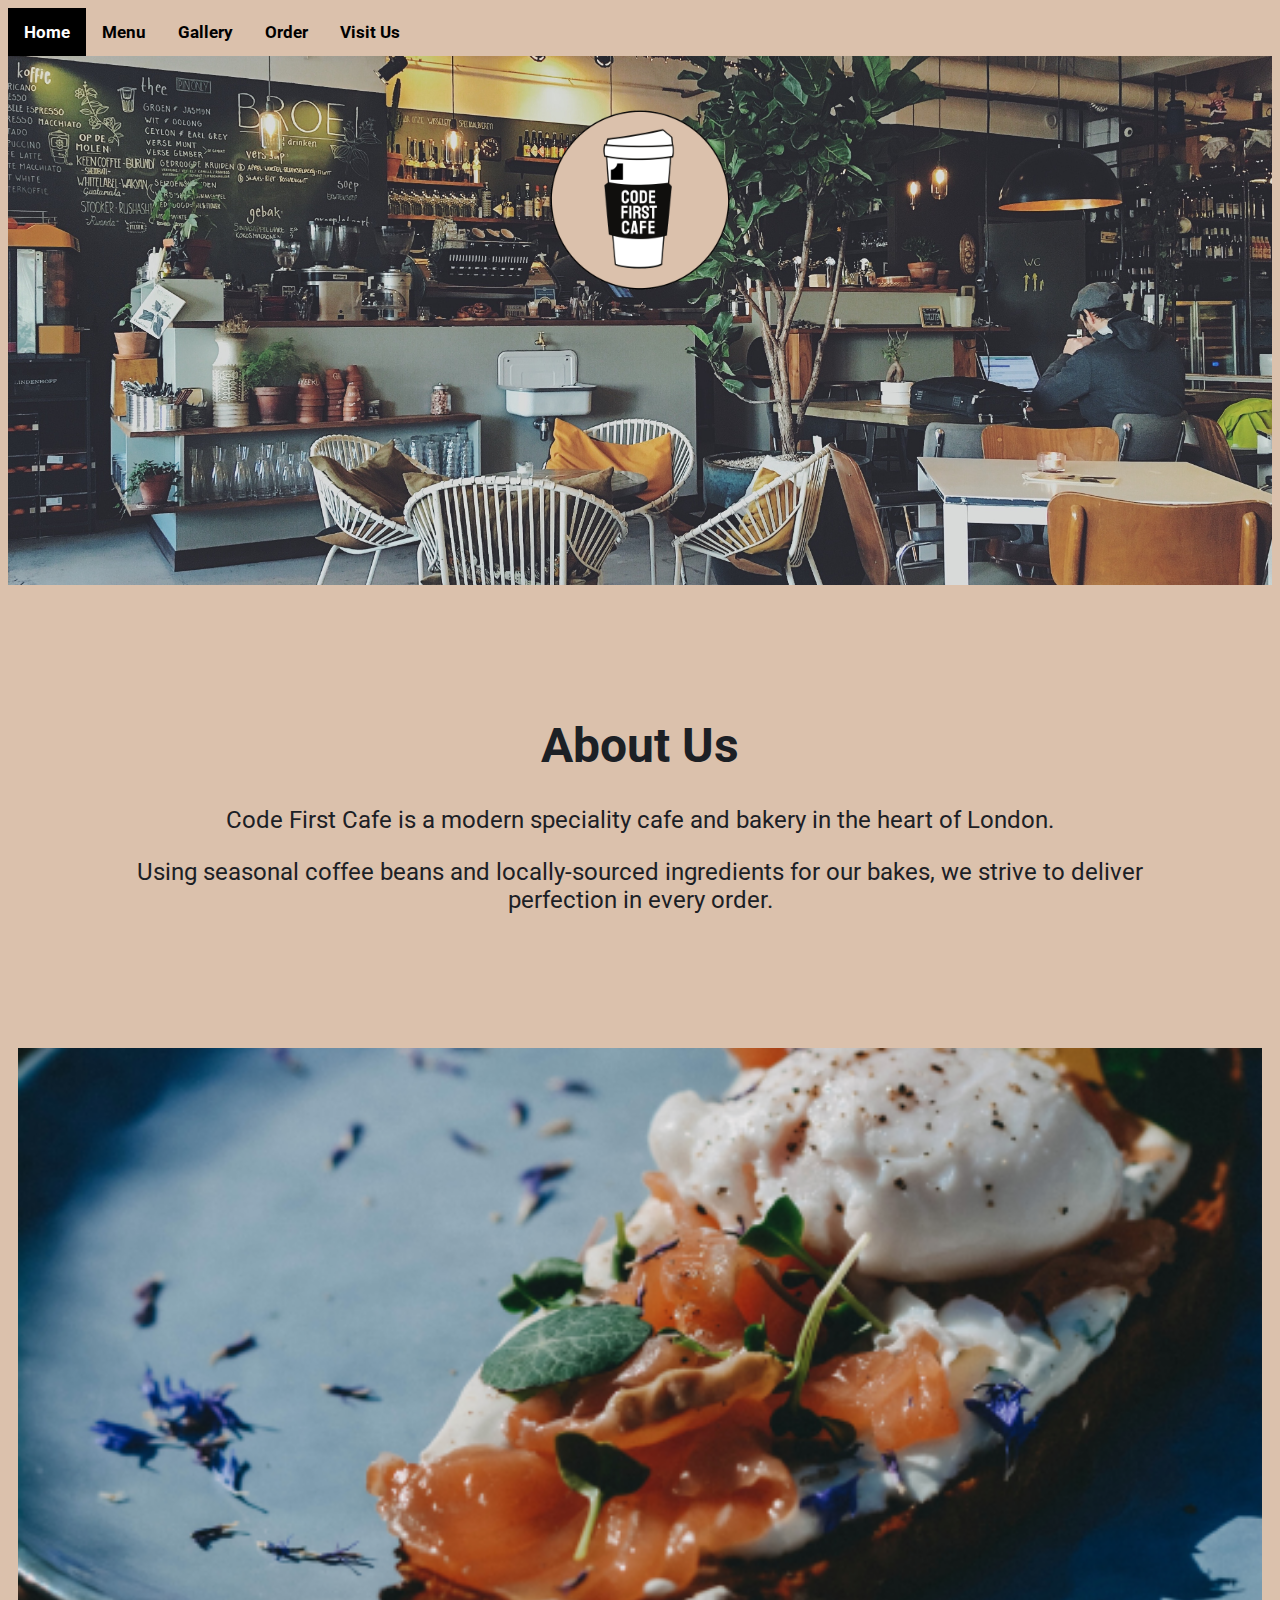
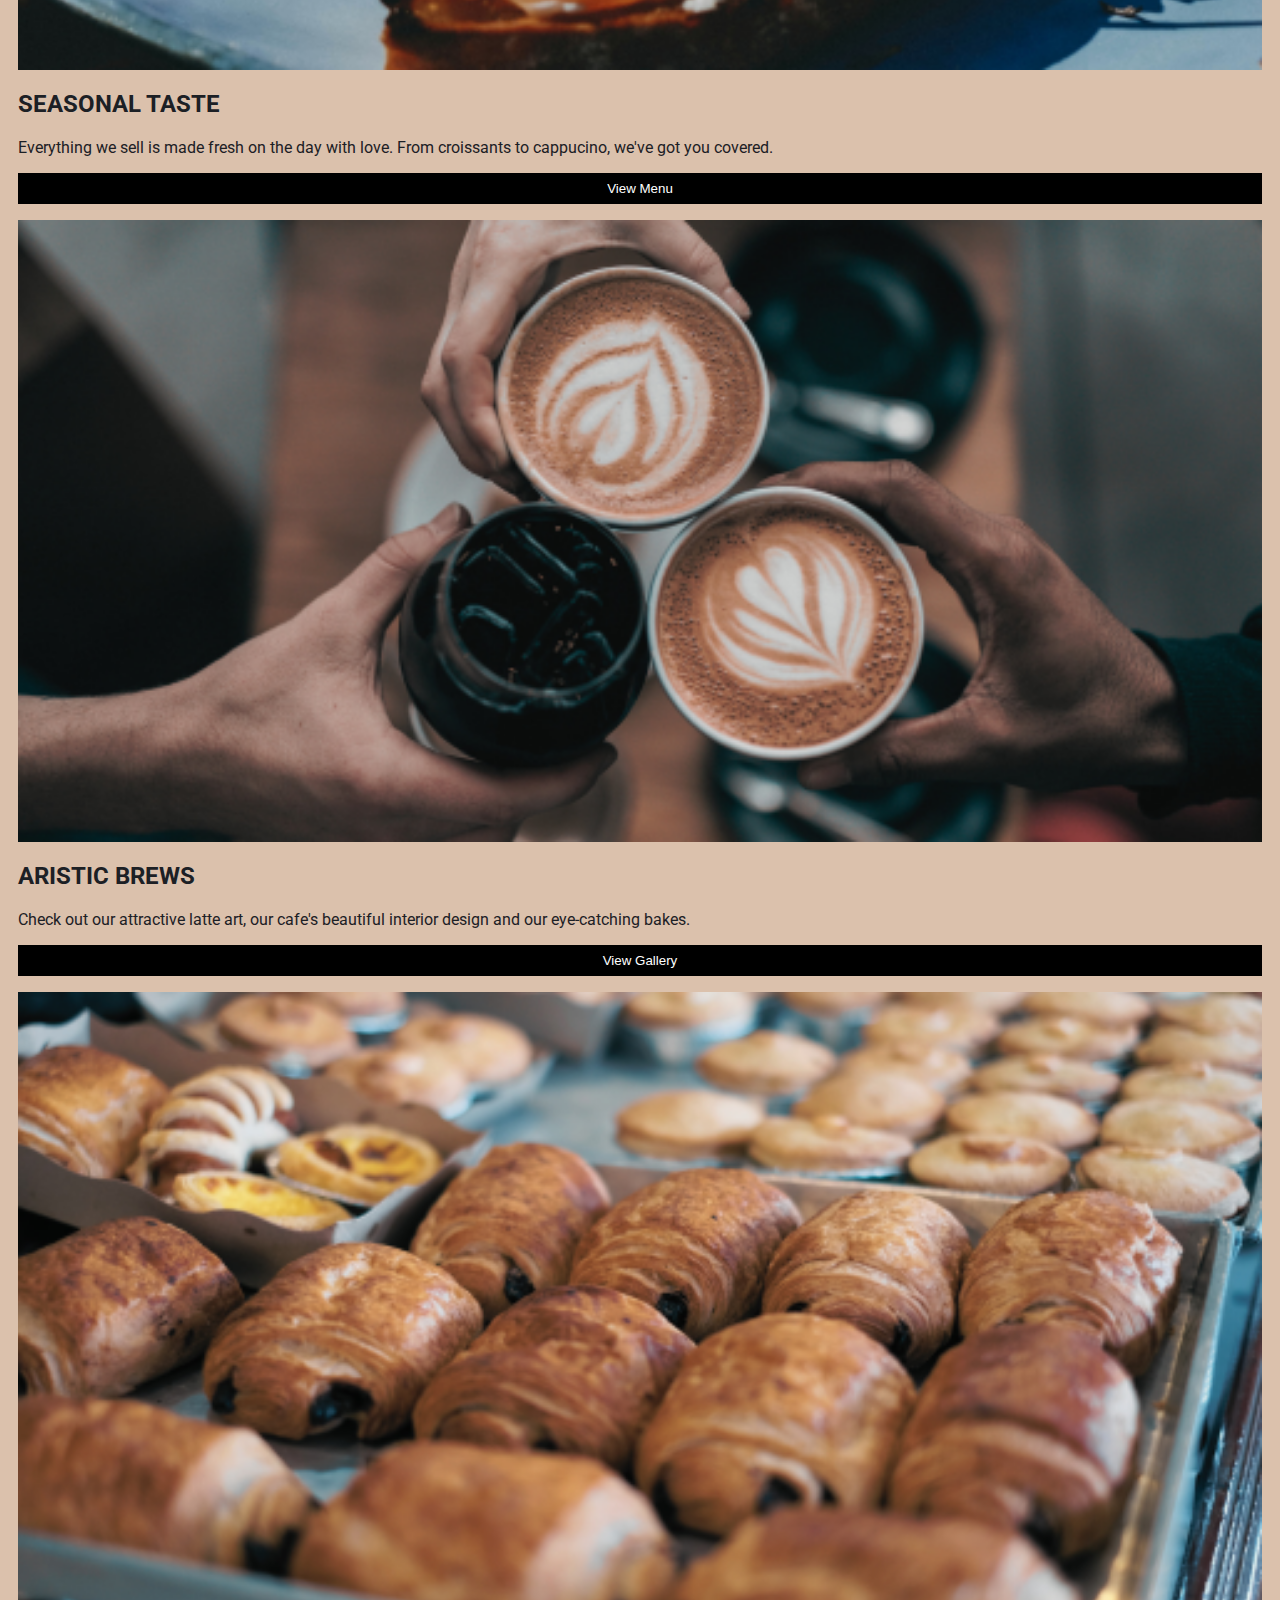
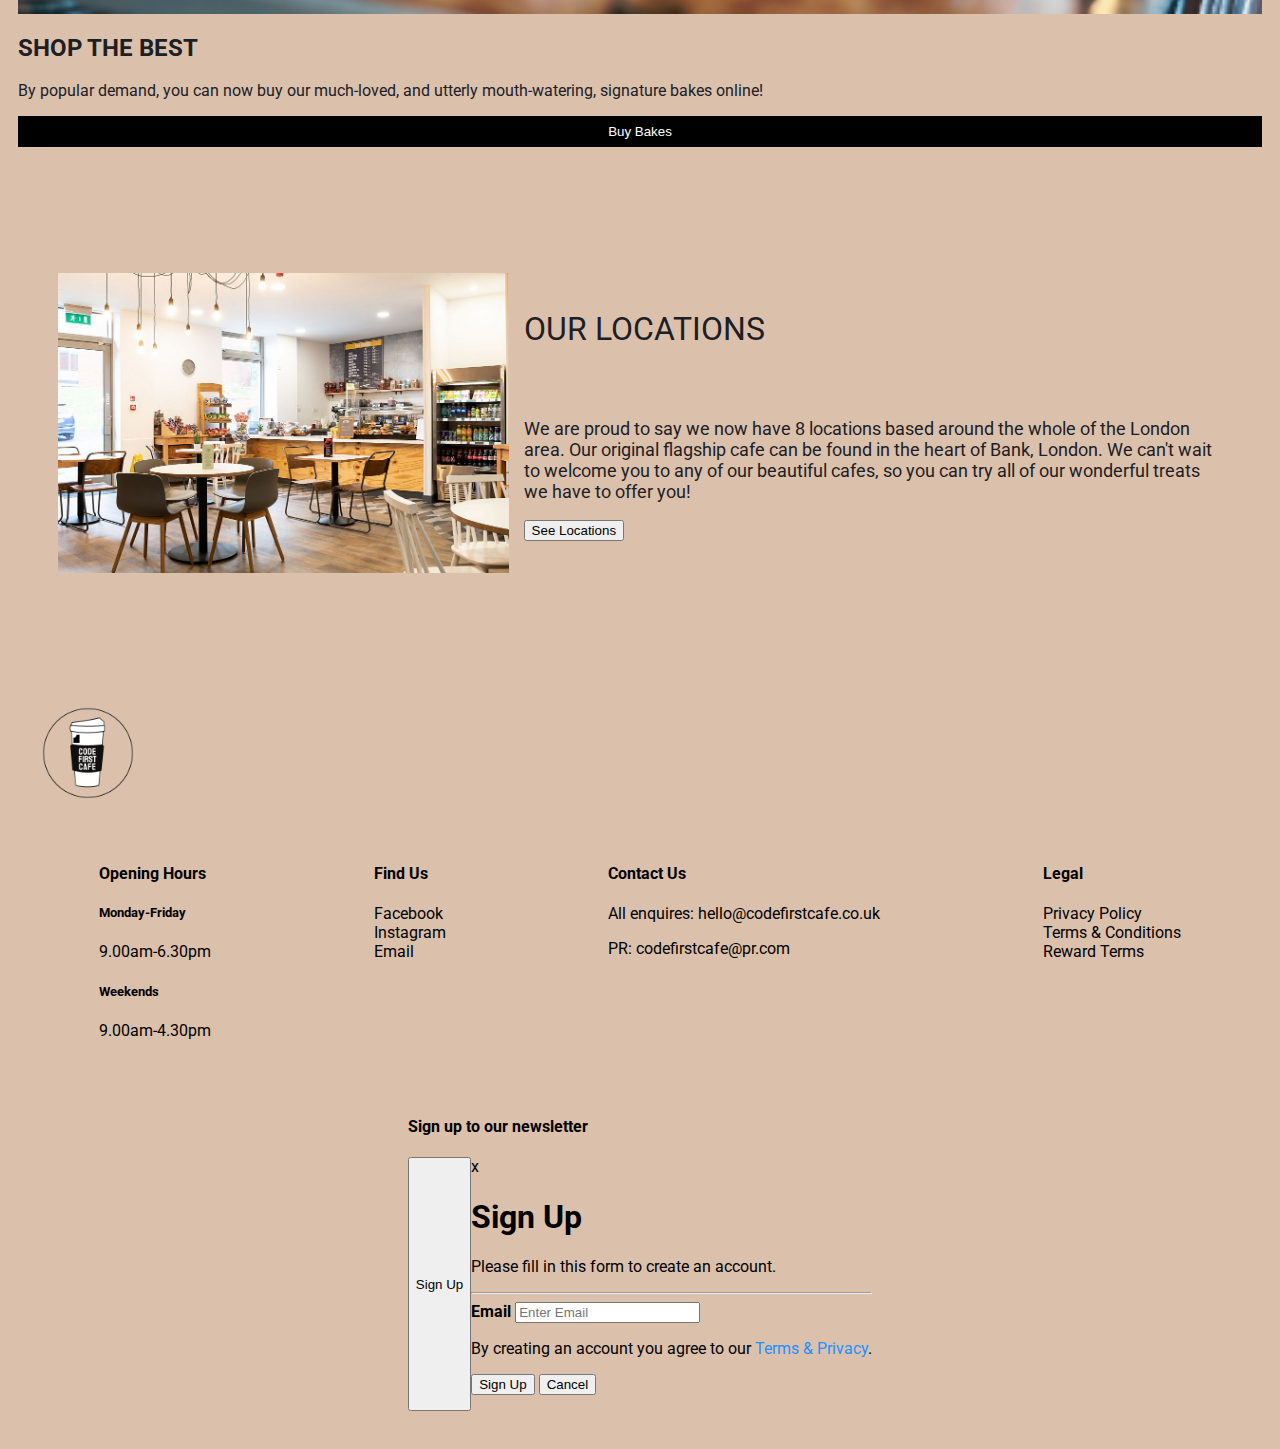
<file: index.html>
<html lang="en">
<head>
    <meta charset="UTF-8">
    <meta name="viewport" content="width=device-width, initial-scale=1.0">
    <title>Code First Cafe</title>
    <link rel="stylesheet" href="homepage.css">
    <link href="https://cdn.jsdelivr.net/npm/bootstrap@5.3.1/dist/css/bootstrap.min.css" rel="stylesheet" integrity="sha384-4bw+/aepP/YC94hEpVNVgiZdgIC5+VKNBQNGCHeKRQN+PtmoHDEXuppvnDJzQIu9" crossorigin="anonymous">
    <link rel="preconnect" href="https://fonts.googleapis.com">
<link rel="preconnect" href="https://fonts.gstatic.com" crossorigin>
<link href="https://fonts.googleapis.com/css2?family=Nunito:wght@300&family=Pacifico&family=Patua+One&family=Roboto:wght@100&display=swap" rel="stylesheet">
</head>
<body>

  <link rel="stylesheet" href="https://cdnjs.cloudflare.com/ajax/libs/font-awesome/4.7.0/css/font-awesome.min.css">

<div class="topnav" id="myTopnav">
  <a href="index.html" class="active">Home</a>
  <a href="menu.html">Menu</a>
  <a href="gallery.html">Gallery</a>
  <a href="order.html">Order</a>
  <a href="visitus.html">Visit Us</a>
  <a href="javascript:void(0);" class="icon" onclick="myFunction()">
    <i class="fa fa-bars"></i>
  </a>
</div>

<section class="logo-section">
    <img class="logo" src="CODE FIRST CAFE LOGO.png" alt="Code First Cafe logo">

<img class="cafe-image" src="CodeFirstCafe homepage.jpg" alt="modern cafe with trendy decoration">

    </section>

    <div class="about-section">
      <h1>About Us</h1>

      <p>Code First Cafe is a modern speciality cafe and bakery in the heart of London.</p>
      <p>Using seasonal coffee beans and locally-sourced ingredients for our bakes, we strive to deliver perfection in every order.</p>

    </div>

    <div class="row">
      <div class="col">
        <img src="Delicious Seasonal Taste Image.png" alt="smoked salmon and cream cheese on wholemeal bread" style="width:100%">
        <h2>SEASONAL TASTE</h2>
            <p>Everything we sell is made fresh on the day with love. From croissants to cappucino, we've got you covered.</p>
            <p><button class="button">View Menu</button></p>
      </div>

      <div class="col">
        <img src="Artistic Brews Image.png" alt="two coffes and a smoothie held together in hands" style="width:100%">
        <h2>ARISTIC BREWS</h2>
            <p>Check out our attractive latte art, our cafe's beautiful interior design and our eye-catching bakes.</p>
            <p><button class="button">View Gallery</button></p>
      </div>

      <div class="col">
        <img src="Buy Our Bakes Image.png" alt="trays of pain au chocolat and other pastries" style="width:100%">
        <h2>SHOP THE BEST</h2>
            <p>By popular demand, you can now buy our much-loved, and utterly mouth-watering, signature bakes online!</p>
            <p><button class="button">Buy Bakes</button></p>

      </div>
    </div>
  </div>


  <div class="item">
    <div class="featured-image">
      <a href="domain.tld"><img src="Bank Location Image.jpeg" alt="cafe image of chairs and tables in Bank London" /> </a>
    </div>
    <div class="description">
        <div class="location-title"><p class="title">OUR LOCATIONS</p></div></strong>
        <div class="location-info"><p class="location-text">We are proud to say we now have 8 locations based around the whole of the London area. Our original flagship cafe can be found in the heart of Bank, London.
          We can't wait to welcome you to any of our beautiful cafes, so you can try all of our wonderful treats we have to offer you!
        </div>
        <button type="button" class="btn btn-outline-dark">See Locations</button>
    </div>
  </div>



  <footer class="footer">
   <img class="footer-logo" src="CODE FIRST CAFE LOGO.png" alt="Code First Cafe small logo">

    <div class="subjects">
        <div class="opening-hours"> 
            <h4>Opening Hours</h4>
            <div class="hours">
                <h5>Monday-Friday</h5>
                <p>9.00am-6.30pm</p>
            </div>
            <div class="hours">
                <h5>Weekends</h5>
                <p>9.00am-4.30pm</p>
            </div>
        </div>

        <div class="find-us">
            <h4>Find Us</h4>
            <div class="list">
                <li><a href="#" class="footer-option">Facebook</a></li>
                <li><a href="#" class="footer-option">Instagram</a></li>
                <li><a href="#" class="footer-option">Email</a></li>
            </div>
            
        </div>

        <div class="contact-us">
            <h4>Contact Us</h4>
            <div class="contact">
                <p>All enquires: hello@codefirstcafe.co.uk</p>
                <p>PR: codefirstcafe@pr.com</p>
            </div>
            
        </div>

        <div class="legal">
            <h4>Legal</h4>
            <div class="list">
                <li><a href="#" class="footer-option">Privacy Policy</a></li>
                <li><a href="#" class="footer-option">Terms & Conditions</a></li>
                <li><a href="#" class="footer-option">Reward Terms</a></li>
            </div>
        </div>

        <div class = "subscribe">
            <h4>Sign up to our newsletter</h4>
            <label for="email"></label>
            <div class="sign-up">
                <!-- Button to open the modal -->
<button onclick="document.getElementById('id01').style.display='block'">Sign Up</button>

<!-- The Modal (contains the Sign Up form) -->
<div id="id01" class="modal">
  <span onclick="document.getElementById('id01').style.display='none'" class="close" title="Close Modal">x</span>
  <form class="modal-content" action="/action_page.php">
    <div class="container">
      <h1>Sign Up</h1>
      <p>Please fill in this form to create an account.</p>
      <hr>
      <label for="email"><b>Email</b></label>
      <input type="text" placeholder="Enter Email" name="email" required>

      <p>By creating an account you agree to our <a href="#" style="color:dodgerblue">Terms & Privacy</a>.</p>

      <div class="clearfix">
        <button type="submit" class="signup">Sign Up</button>
        <button type="button" onclick="document.getElementById('id01').style.display='none'" class="cancelbtn">Cancel</button>
        
        <script>
      
          var modal = document.getElementById('id01');
          
          
          window.onclick = function(event) {
              if (event.target == modal) {
                  modal.style.display = "none";
              }
          }
          </script>
        
      </div>
    </div>
  </form>
</div>
            </div>
        </div>
        
    </div>

</footer>
    
    <script src="https://cdn.jsdelivr.net/npm/bootstrap@5.3.1/dist/js/bootstrap.bundle.min.js" integrity="sha384-HwwvtgBNo3bZJJLYd8oVXjrBZt8cqVSpeBNS5n7C8IVInixGAoxmnlMuBnhbgrkm" crossorigin="anonymous"></script>
</body>
</html>
</file>
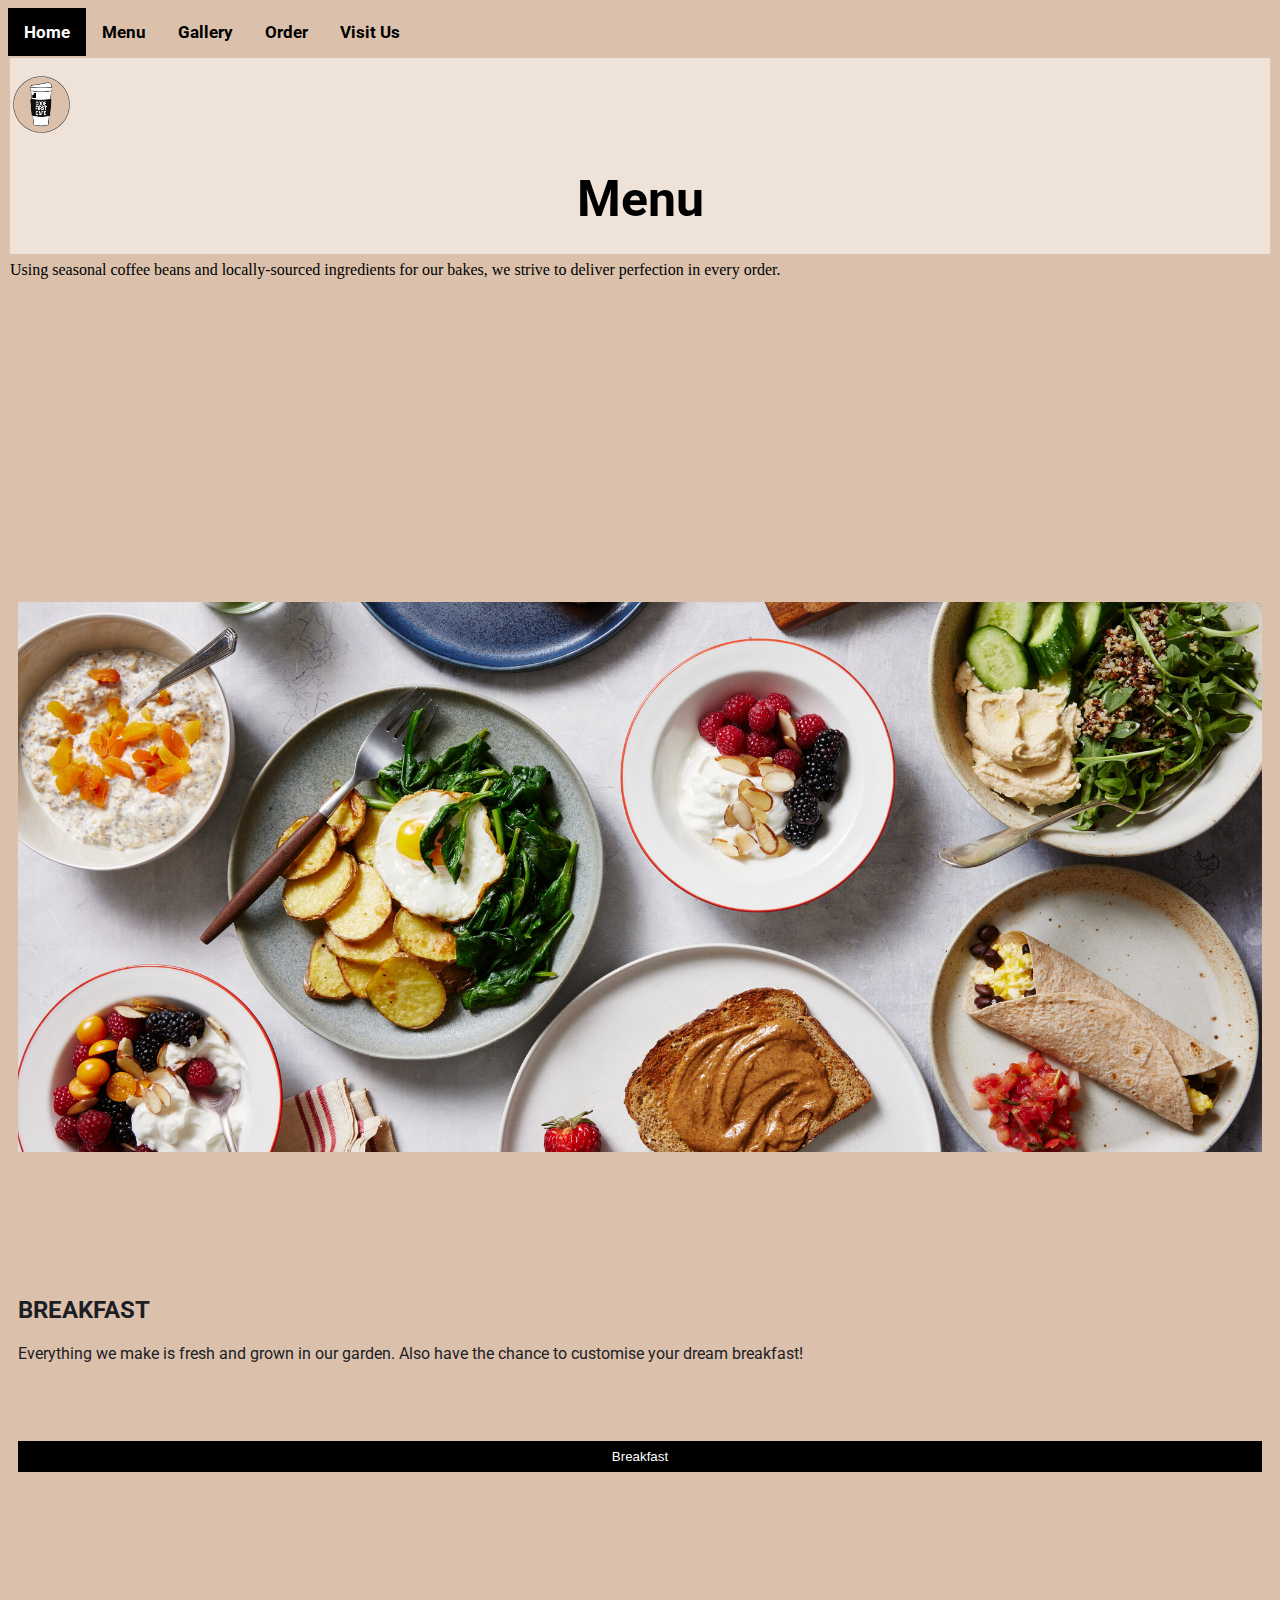
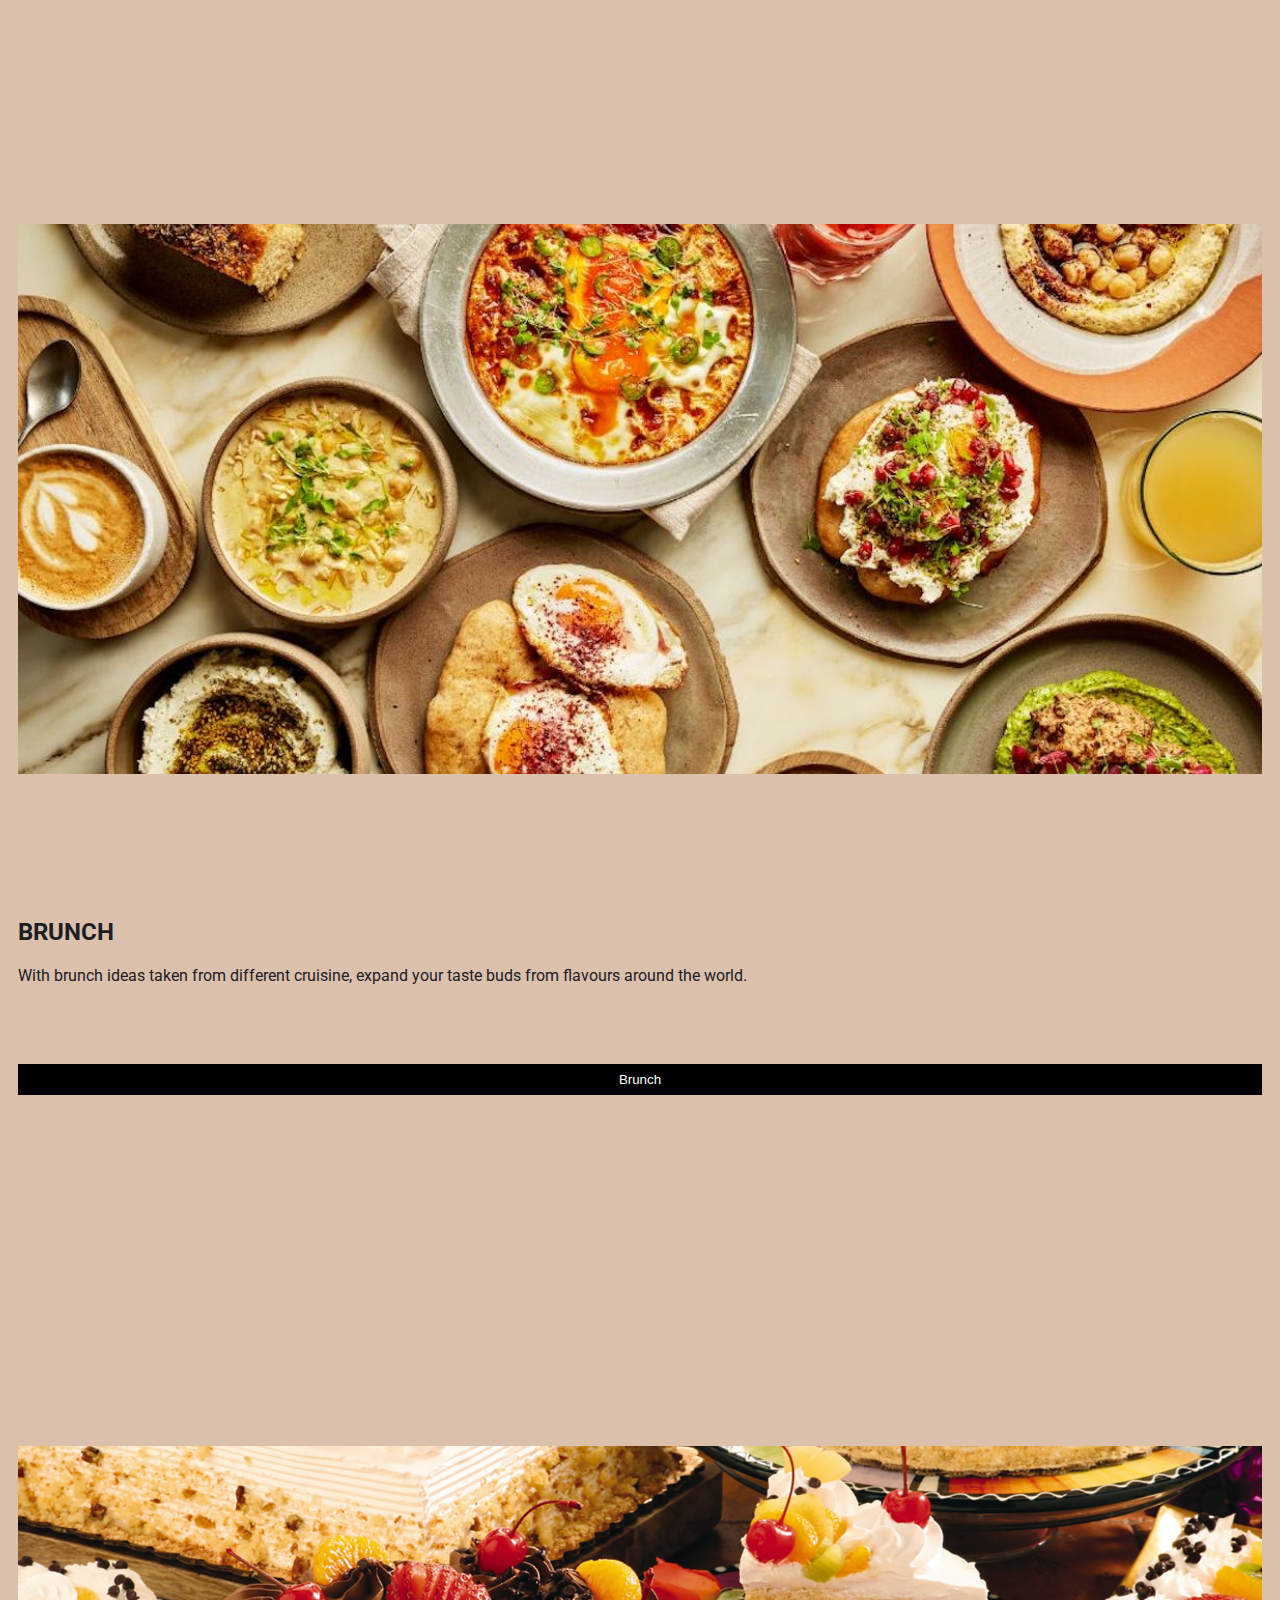
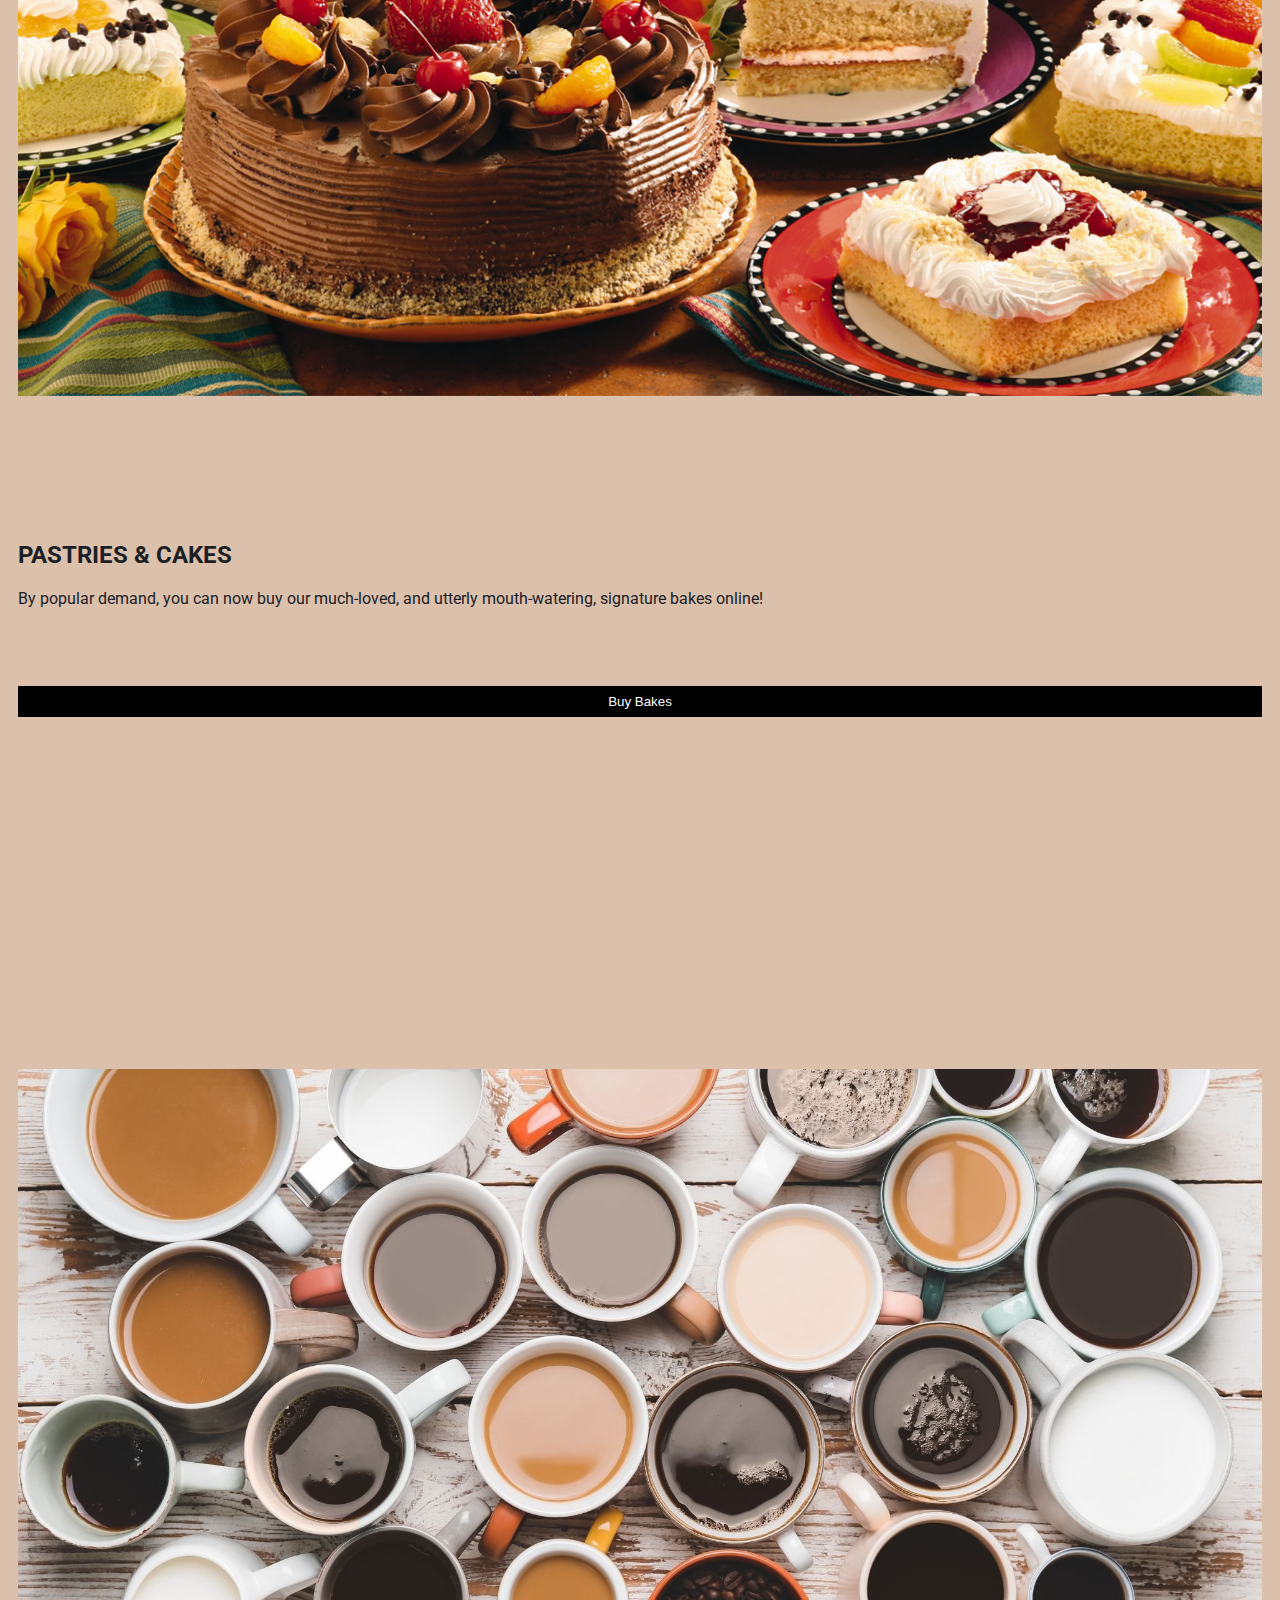
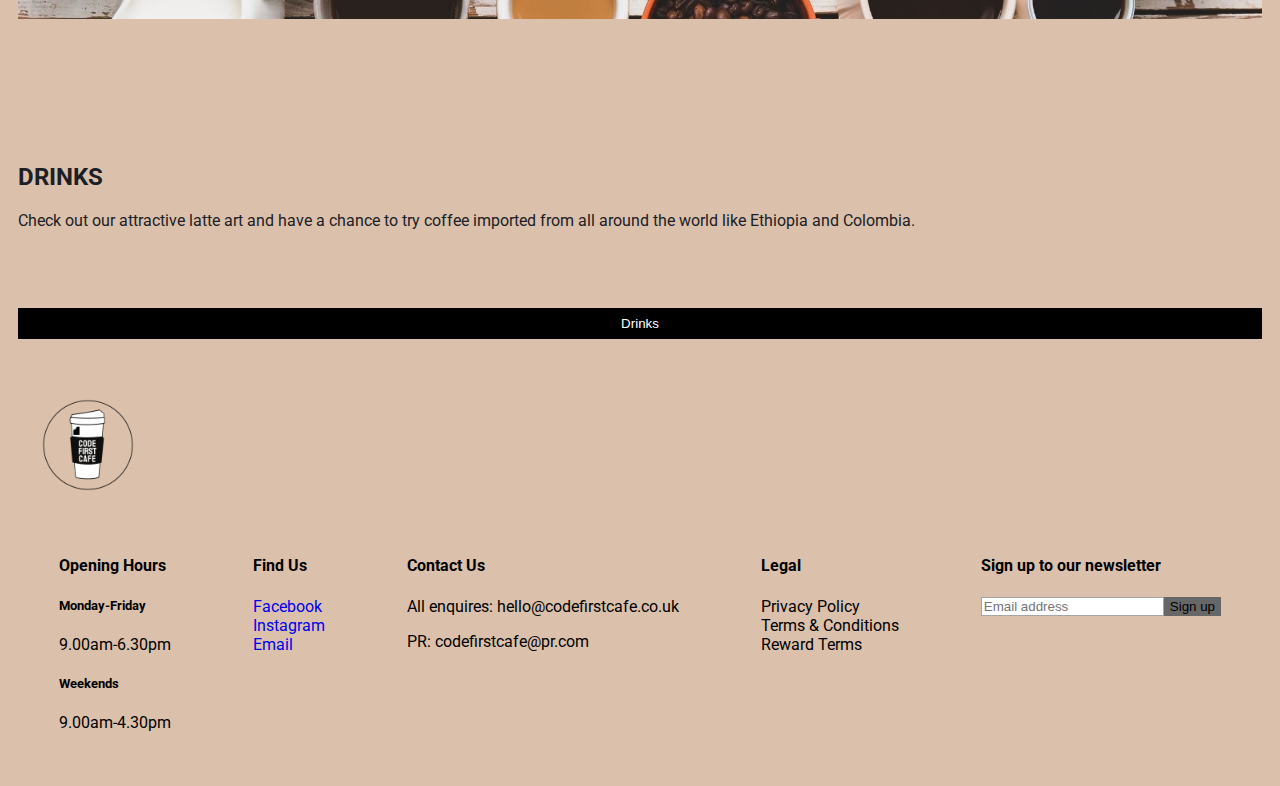
<file: menu.html>
<html lang="en">

<head>
  <meta charset="UTF-8">
  <meta name="viewport" content="width=device-width, initial-scale=1.0">
  <title>Code First Cafe</title>
  <link rel="stylesheet" href="menu.css">
  <link href="https://cdn.jsdelivr.net/npm/bootstrap@5.3.1/dist/css/bootstrap.min.css" rel="stylesheet"
    integrity="sha384-4bw+/aepP/YC94hEpVNVgiZdgIC5+VKNBQNGCHeKRQN+PtmoHDEXuppvnDJzQIu9" crossorigin="anonymous">
  <link rel="preconnect" href="https://fonts.googleapis.com">
  <link rel="preconnect" href="https://fonts.gstatic.com" crossorigin>
  <link
    href="https://fonts.googleapis.com/css2?family=Nunito:wght@300&family=Pacifico&family=Patua+One&family=Roboto:wght@100&display=swap"
    rel="stylesheet">
</head>

<body>

  <link rel="stylesheet" href="https://cdnjs.cloudflare.com/ajax/libs/font-awesome/4.7.0/css/font-awesome.min.css">

  <div class="topnav" id="myTopnav">
    <a href="#home" class="active">Home</a>
    <a href="#news">Menu</a>
    <a href="#contact">Gallery</a>
    <a href="#about">Order</a>
    <a href="#about">Visit Us</a>
    <a href="javascript:void(0);" class="icon" onclick="myFunction()">
      <i class="fa fa-bars"></i>
    </a>
  </div>





  <section>
    <div class="container text-center">
      <img class="logo" src="CODE FIRST CAFE LOGO.png" alt="logo" width="5%">
      <H1 class="title-text-center">Menu</H1>
    
      <p>Using seasonal coffee beans and locally-sourced ingredients for our bakes, we strive to deliver perfection in
        every order.</p>
    </div>
  </section>




  <div class="row">
    <div class="col">
      <img class="menupic" src="breaky.jpeg" alt="assortment of brakfas food" style="width:100%" style="height: 150px;">
      <h2>BREAKFAST</h2>
      <p>Everything we make is fresh and grown in our garden. Also have the chance to customise your dream breakfast!</p>
      <p><button class="button">Breakfast</button></p>
    </div>

    <div class="col">
      <img class="menupic" src="brunch.jpeg" alt=" assortment of brunch food" style="width:100%" style="height: 150px;">
      <h2>BRUNCH</h2>
      <p>With brunch ideas taken from different cruisine, expand your taste buds from flavours around the world.</p>
      <p><button class="button">Brunch</button></p>
    </div>

    <div class="col">
      <img class="menupic" src="cakesp.jpeg" alt="trays of pain au chocolat and other pastries" style="width:100%" style="height: 150px;">
      <h2>PASTRIES & CAKES</h2>
      <p>By popular demand, you can now buy our much-loved, and utterly mouth-watering, signature bakes online!</p>
      <p><button class="button">Buy Bakes</button></p>

    </div>
    <div class="col">
      <img class="menupic" src="coffee2.jpeg" alt="different coffee" style="width: 100%">
      <h2>DRINKS</h2>
      <p>Check out our attractive latte art and have a chance to try coffee imported from all around the world like Ethiopia and Colombia.</p>
      <p><button class="button">Drinks</button></p>
    </div>
  </div>
  </div>


 



  <footer class="footer">
    <img class="footer-logo" src="CODE FIRST CAFE LOGO.png" alt="Code First Cafe small logo">

    <div class="subjects">
      <div class="opening-hours">
        <h4>Opening Hours</h4>
        <div class="hours">
          <h5>Monday-Friday</h5>
          <p>9.00am-6.30pm</p>
        </div>
        <div class="hours">
          <h5>Weekends</h5>
          <p>9.00am-4.30pm</p>
        </div>
      </div>

      <div class="find-us">
        <h4>Find Us</h4>
        <div class="list">
          <li><a href=“https://www.facebook.com/codefirstgirls” target=“_blank” class=“footer-option”>Facebook</a></li>
          <li><a href=“https://www.instagram.com/codefirstgirls/” target=“_blank” class=“footer-option”>Instagram</a></li>
          <li><a href=“mailto:codefirstgirls@gmail.com” class=“footer-option”>Email</a></li>        </div>

      </div>

      <div class="contact-us">
        <h4>Contact Us</h4>
        <div class="contact">
          <p>All enquires: hello@codefirstcafe.co.uk</p>
          <p>PR: codefirstcafe@pr.com</p>
        </div>

      </div>

      <div class="legal">
        <h4>Legal</h4>
        <div class="list">
          <li><a href="#" class="footer-option">Privacy Policy</a></li>
          <li><a href="#" class="footer-option">Terms & Conditions</a></li>
          <li><a href="#" class="footer-option">Reward Terms</a></li>
        </div>
      </div>

      <div class="subscribe">
        <h4>Sign up to our newsletter</h4>
        <label for="email"></label>
        <div class="sign-up">
          <input type="email" id="email" class="inputsearch" placeholder="Email address">
          <button class="submitBtn" id="signup">Sign up</button>
        </div>
      </div>

    </div>

  </footer>

  <script src="https://cdn.jsdelivr.net/npm/bootstrap@5.3.1/dist/js/bootstrap.bundle.min.js"
    integrity="sha384-HwwvtgBNo3bZJJLYd8oVXjrBZt8cqVSpeBNS5n7C8IVInixGAoxmnlMuBnhbgrkm"
    crossorigin="anonymous"></script>
</body>

</html>
</file>
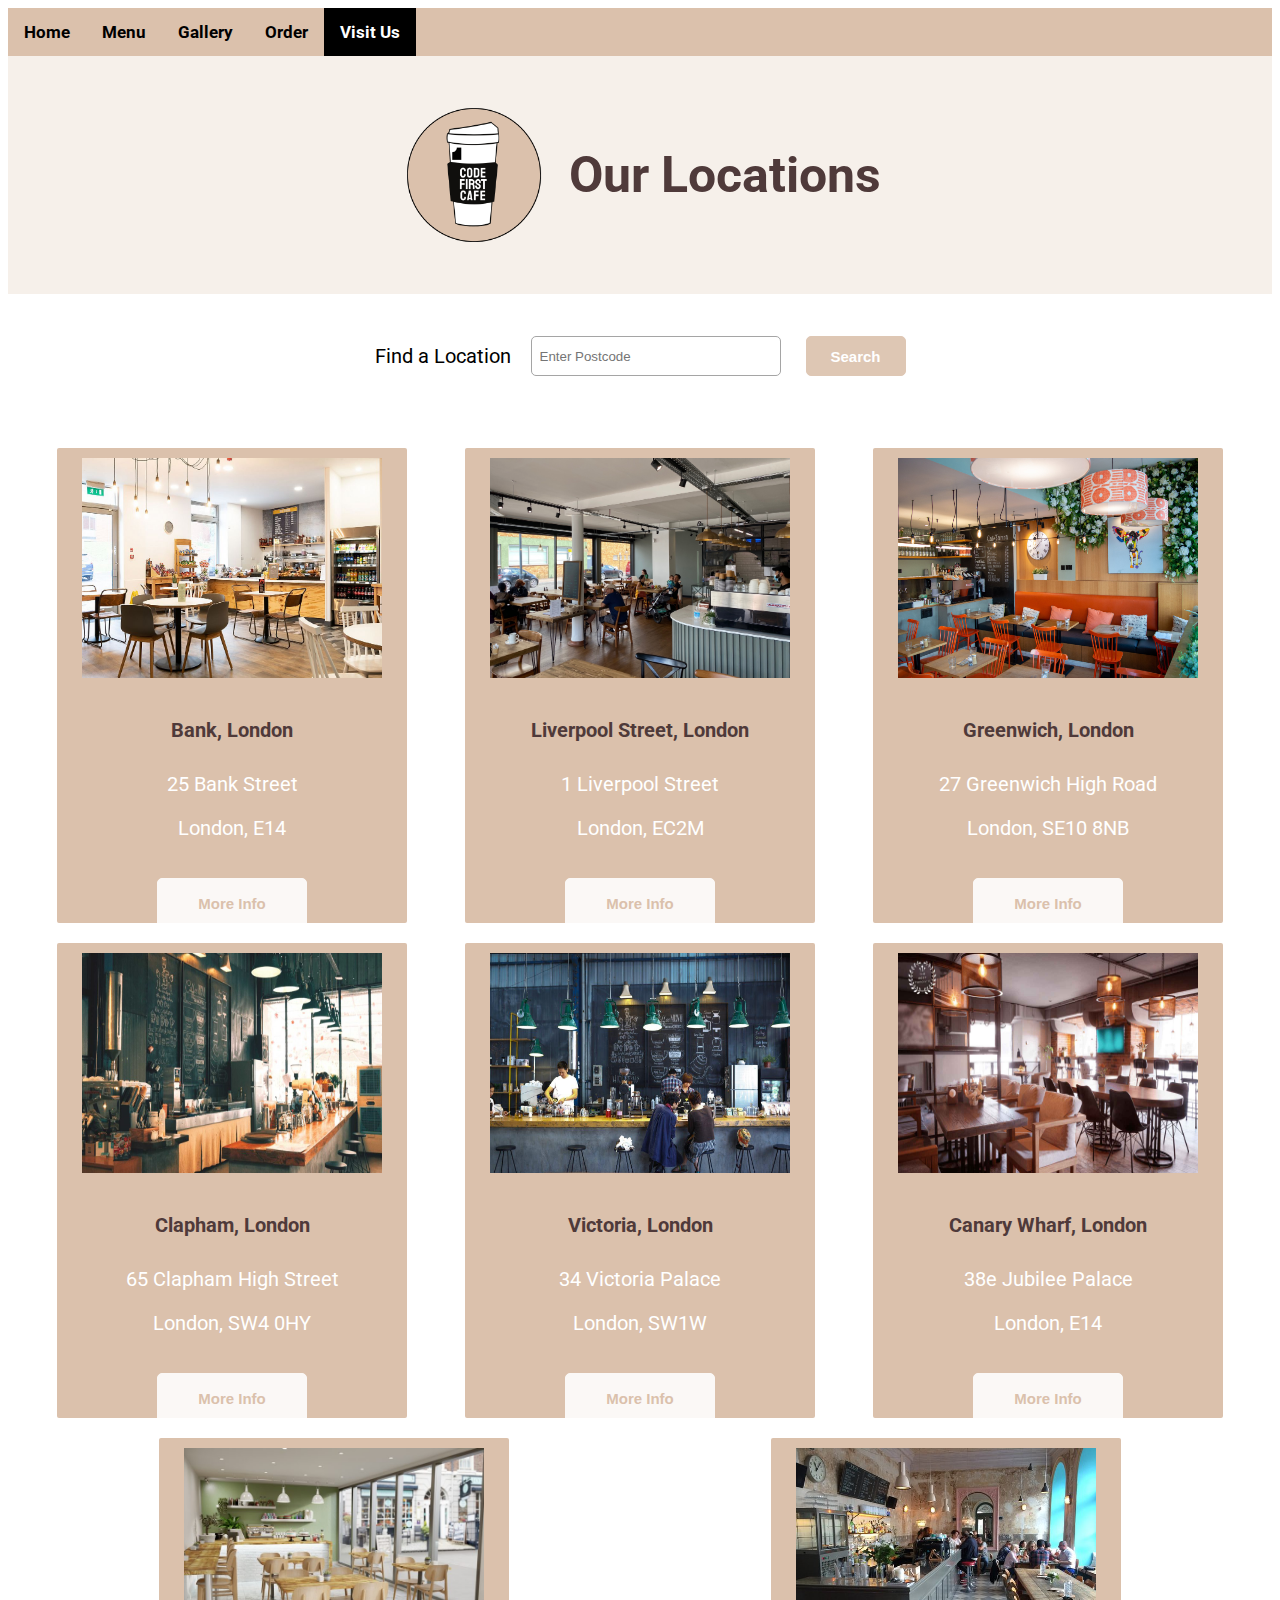
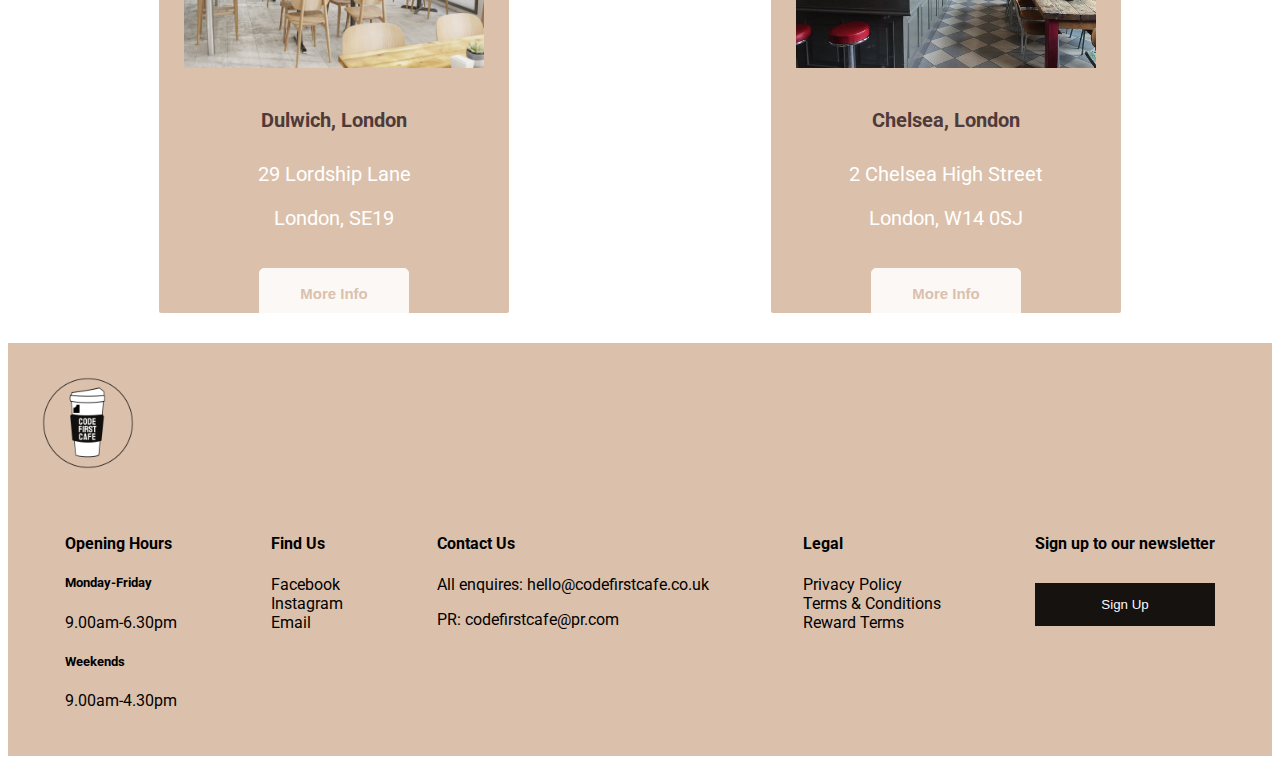
<file: visitus.html>
<html lang="en">
<head>
    <meta charset="UTF-8">
    <meta name="viewport" content="width=device-width, initial-scale=1.0">
    <title>Code First Cafe</title>
    <link rel="stylesheet" href="visitus.css">
    <link href="https://cdn.jsdelivr.net/npm/bootstrap@5.3.1/dist/css/bootstrap.min.css" rel="stylesheet" integrity="sha384-4bw+/aepP/YC94hEpVNVgiZdgIC5+VKNBQNGCHeKRQN+PtmoHDEXuppvnDJzQIu9" crossorigin="anonymous">
    <link rel="preconnect" href="https://fonts.googleapis.com">
<link rel="preconnect" href="https://fonts.gstatic.com" crossorigin>
<link href="https://fonts.googleapis.com/css2?family=Nunito:wght@300&family=Pacifico&family=Patua+One&family=Roboto:wght@100&display=swap" rel="stylesheet">
</head>
<body>

  <link rel="stylesheet" href="https://cdnjs.cloudflare.com/ajax/libs/font-awesome/4.7.0/css/font-awesome.min.css">

<div class="topnav" id="myTopnav">
  <a href="index.html">Home</a>
  <a href="menu.html">Menu</a>
  <a href="gallery.html">Gallery</a>
  <a href="order.html">Order</a>
  <a href="visitus.html" class="active">Visit Us</a>
<!--   <a href="javascript:void(0);" style="font-size:15px;" class="icon" onclick="myFunction() >&#9776;">
    <i class="fa fa-bars"></i> -->
  </a>
</div>


<div class = "banner">
    <img src= "CODE FIRST CAFE LOGO.png" alt = "Code first cafe logo" class="logo">
    <p class="ourlocation">Our Locations</p>
</div>

<div class="searchbar">
    <p class="searchbarlabel">Find a Location</p>
    <label for="search"></label>
    <input id="search" class="inputsearch" placeholder="Enter Postcode">
    <button class="submitBtn" id="search"> Search </button>
</div>

<div class="locations">
    <div class="cafecard">
        <img class="cafeimage" src="cafe-1.jpg" alt="cafe-bank"> 
        <div class= "address">
        <p class="cafetitle">Bank, London</p>
        <p>25 Bank Street</p>
        <p>London, E14</p>
        </div>
        <button class="infoBtn">More Info</button>
    </div>

    <div class="cafecard">
        <img class="cafeimage" src="cafe-2.jpg" alt="cafe-bank"> 
        <div class= "address">
        <p class="cafetitle">Liverpool Street, London</p>
        <p>1 Liverpool Street</p>
        <p>London, EC2M</p>
        </div>
        <button class="infoBtn">More Info</button>
    </div>

    <div class="cafecard">
        <img class="cafeimage" src="cafe-3.jpg" alt="cafe-bank"> 
        <div class= "address">
        <p class="cafetitle">Greenwich, London</p>
        <p>27 Greenwich High Road</p>
        <p>London, SE10 8NB</p>
        </div>
        <button class="infoBtn">More Info</button>
    </div>

    <div class="cafecard">
        <img class="cafeimage" src="cafe-4.jpg" alt="cafe-bank"> 
        <div class= "address">
        <p class="cafetitle">Clapham, London</p>
        <p>65 Clapham High Street</p>
        <p>London, SW4 0HY</p>
        </div>
        <button class="infoBtn">More Info</button>
    </div>

    <div class="cafecard">
        <img class="cafeimage" src="cafe-5.jpg" alt="cafe-bank"> 
        <div class= "address">
        <p class="cafetitle">Victoria, London</p>
        <p>34 Victoria Palace</p>
        <p>London, SW1W</p>
        </div>
        <button class="infoBtn">More Info</button>
    </div>

    <div class="cafecard">
        <img class="cafeimage" src="cafe-6.jpg" alt="cafe-bank"> 
        <div class= "address">
        <p class="cafetitle">Canary Wharf, London</p>
        <p>38e Jubilee Palace</p>
        <p>London, E14</p>
        </div>
        <button class="infoBtn">More Info</button>
    </div>

    <div class="cafecard">
        <img class="cafeimage" src="cafe-7.jpg" alt="cafe-bank"> 
        <div class= "address">
        <p class="cafetitle">Dulwich, London</p>
        <p>29 Lordship Lane</p>
        <p>London, SE19</p>
        </div>
        <button class="infoBtn">More Info</button>
    </div>

    <div class="cafecard">
        <img class="cafeimage" src="cafe-8.jpg" alt="cafe-bank"> 
        <div class= "address">
        <p class="cafetitle">Chelsea, London</p>
        <p>2 Chelsea High Street</p>
        <p>London, W14 0SJ</p>
        </div>
        <button class="infoBtn">More Info</button>
    </div>
</div>


<footer class="footer">
    <img class="footer-logo" src="CODE FIRST CAFE LOGO.png" alt="Code First Cafe small logo">
 
     <div class="subjects">
         <div class="opening-hours"> 
             <h4>Opening Hours</h4>
             <div class="hours">
                 <h5>Monday-Friday</h5>
                 <p>9.00am-6.30pm</p>
             </div>
             <div class="hours">
                 <h5>Weekends</h5>
                 <p>9.00am-4.30pm</p>
             </div>
         </div>
 
         <div class="find-us">
             <h4>Find Us</h4>
             <div class="list">
                 <li><a href="#" class="footer-option">Facebook</a></li>
                 <li><a href="#" class="footer-option">Instagram</a></li>
                 <li><a href="#" class="footer-option">Email</a></li>
             </div>
             
         </div>
 
         <div class="contact-us">
             <h4>Contact Us</h4>
             <div class="contact">
                 <p>All enquires: hello@codefirstcafe.co.uk</p>
                 <p>PR: codefirstcafe@pr.com</p>
             </div>
             
         </div>
 
         <div class="legal">
             <h4>Legal</h4>
             <div class="list">
                 <li><a href="#" class="footer-option">Privacy Policy</a></li>
                 <li><a href="#" class="footer-option">Terms & Conditions</a></li>
                 <li><a href="#" class="footer-option">Reward Terms</a></li>
             </div>
         </div>
 
         <div class = "subscribe">
             <h4>Sign up to our newsletter</h4>
             <label for="email"></label>
             <div class="sign-up">
                 <!-- Button to open the modal -->
 <button onclick="document.getElementById('id01').style.display='block'">Sign Up</button>
 
 <!-- The Modal (contains the Sign Up form) -->
 <div id="id01" class="modal">
   <span onclick="document.getElementById('id01').style.display='none'" class="close" title="Close Modal">x</span>
   <form class="modal-content" action="/action_page.php">
     <div class="container">
       <h1>Sign Up</h1>
       <p>Please fill in this form to create an account.</p>
       <hr>
       <label for="email"><b>Email</b></label>
       <input type="text" placeholder="Enter Email" name="email" required>
 
       <p>By creating an account you agree to our <a href="#" style="color:dodgerblue">Terms & Privacy</a>.</p>
 
       <div class="clearfix">
         <button type="submit" class="signup">Sign Up</button>
         <button type="button" onclick="document.getElementById('id01').style.display='none'" class="cancelbtn">Cancel</button>
         
         <script>
       
           var modal = document.getElementById('id01');
           
           
           window.onclick = function(event) {
               if (event.target == modal) {
                   modal.style.display = "none";
               }
           }
           </script>
         
       </div>
     </div>
   </form>
 </div>
             </div>
         </div>
         
     </div>
 
 </footer>
     
     <script src="https://cdn.jsdelivr.net/npm/bootstrap@5.3.1/dist/js/bootstrap.bundle.min.js" integrity="sha384-HwwvtgBNo3bZJJLYd8oVXjrBZt8cqVSpeBNS5n7C8IVInixGAoxmnlMuBnhbgrkm" crossorigin="anonymous"></script>
 </body>
 </html>
</file>
<file: homepage.css>
/* nav bar design */
.topnav {
    background-color: #DBC1AC;
    overflow: hidden;
    font-family: roboto;
    font-weight: bold;

  }
  
  .topnav a {
    float: left;
    display: block;
    color: black;
    text-align: center;
    padding: 14px 16px;
    text-decoration: none;
    font-size: 17px;
  }
  
  .topnav a:hover {
    background-color: #ddd;
    color: black;
  }
  
  .topnav a.active {
    background-color: black;
    color: white;
  }
  
  .topnav .icon {
    display: none;
  }


/* logo section design */  
.logo{
    width: 200px;
    height: auto;
    max-height: 400px;
        max-width: 400px;
        position: absolute;
        top: 0;
        bottom: 0;
        left: 0;
        right: 0;
        margin: auto;
        margin-top: 100px;
}

.cafe-image{
    width: 100%;
}

/* about section design */

body{
    background-color: #DBC1AC;
}

.about-section {
    padding: 100px;
    text-align: center;
    color: rgb(28, 32, 37);
    font-size: x-large;
    font-family: Roboto;
  }

  a:-webkit-any-link{
    text-decoration:none !important;
    }

    * {
        box-sizing: border-box;
      }

      .row{
        padding: 10;
      }

.col{
    font-family: roboto;
    color: rgb(28, 32, 37);
    flex-direction: column;
    
}


.button {
    border: none;
    outline: 0;
    display: inline-block;
    padding: 8px;
    color: white;
    background-color: #000;
    text-align: center;
    cursor: pointer;
    width: 100%;
  }


/*location section design*/
* {
    box-sizing: border-box;
  }

  .location-title{
    padding: 5 10 20 0;
  }

  .title{
    font-size: xx-large;
  }

  .location-text{
    font-size: large;
  }

  .item {
    display: inline-block;
    padding: 100 50 100 50;
    color:rgb(28, 32, 37);
    font-family: roboto;
  }
  
  /* on PC */
  @media screen and (min-width: 550px) {
    .featured-image {
      float: left;
      width: 40%;
      padding-right: 15px;
    }
    .featured-image img {
      width: 100%;
    }
    .description {
      float: left;
      width: 60%;
    }
  }
  /* on Mobile */
  @media screen and (max-width: 550px) {
    .featured-image {
      width: 100%;
    }
    .featured-image img {
      width: 100%;
    }
    .description {
      width: 100%;
    }
  }


/* footer design */ 

.footer-logo{
    width: 100px;
    height: 100px;
}

.footer { 
    background-color: #DBC1AC;
    padding: 30px; 
    color: #000;
    font-family: roboto;
}

.footer-title { 
    font-size: 30px; 
    letter-spacing: 3px;
    color: #000;
}

.subjects { 
    display: flex;
    justify-content: space-around;
    gap: 40px; 
    margin-top: 40px; 
    flex-wrap: wrap; 
    color: #000;
}

h4{
    color: #000;
}


.hours{
    margin-top: 15px;
    color: #000;
}

.list { 
    list-style: none;
    margin-top: 12px;
    color: #000;
}

.contact-us { 
    flex-wrap: wrap; 
}
.footer-option {
    text-decoration: none;
    color: black; 
}

.footer-option:hover  {
    text-decoration: underline; 
}

.sign-up { 
    display:flex;
    flex-wrap: wrap; 
    margin-top: 10px;
}

input[class="inputsearch"] {
    border: 1px solid rgb(165, 165, 165);
    
}

button[id="signup"] { 
    background-color: rgb(103, 103, 103);
    border:  rgb(103, 103, 103);
    
}

button[id="signup"]:hover { 
    background-color: rgb(177, 177, 177);
    border:  rgb(177, 177, 177);
}

@media only screen and (max-width: 400px) { 

} 

a:-webkit-any-link{
    text-decoration:none !important;
    }
</file>
<file: menu.css>
/* nav bar design */
.topnav {
    background-color: #DBC1AC;
    overflow: hidden;
    font-family: roboto;
    font-weight: bold;

}

.topnav a {
    float: left;
    display: block;
    color: black;
    text-align: center;
    padding: 14px 16px;
    text-decoration: none;
    font-size: 17px;
}

.topnav a:hover {
    background-color: #ddd;
    color: black;
}

.topnav a.active {
    background-color: black;
    color: white;
}

.topnav .icon {
    display: none;
}

/* menue heading*/
section {
    border: 2px solid #DBC1AC;
    width: auto;
    height: 200px;
    background-color: #EFE3D9;
    padding-top: 10px;
    /* margin-top: 10px;*/  
    flex-wrap: wrap;
}

.title-text-center {
    text-align: center;
    font-family: 'Roboto', sans-serif;
    font-weight: bold;
    font-size: 50px;
    
}

.logo{
    
        display: flex;
        flex-direction: row;
        flex-wrap: wrap;
        padding-top: 5px;
      
      
}

/* the menu images*/
.menupic {
    width: 100%;
    height: 550px;
    object-fit: cover;
    object-position: 50% 50%;
    margin-top: 27%;
    margin-bottom: 10%;
}

/* logo section design   
  .logo{
    width: 210px;
    height: auto;
    max-height: 1000%;
        max-width: 1000%;
        position: absolute;
        top: 0;
        bottom: 0;
        left: 0;
        right: 0;
        margin: auto;
        margin-top: 200px;
  }
  */


/* about section design */

body {
    background-color: #DBC1AC;
}

.about-section {
    padding: 100px;
    text-align: center;
    color: rgb(28, 32, 37);
    font-size: x-large;
    font-family: Roboto;
}

a:-webkit-any-link {
    text-decoration: none !important;
}

* {
    box-sizing: border-box;
}

.row {
    padding: 10;
}

.col {
    font-family: roboto;
    color: rgb(28, 32, 37);
    flex-direction: column;

}


.button {
    border: none;
    outline: 0;
    display: inline-block;
    padding: 8px;
    margin-top: 5%;
    color: white;
    background-color: #000;
    text-align: center;
    cursor: pointer;
    width: 100%;
}


/*location section design*/
* {
    box-sizing: border-box;
}

.location-title {
    padding: 5 10 20 0;
}

.title {
    font-size: xx-large;
}

.location-text {
    font-size: large;
}

.item {
    display: inline-block;
    padding: 100 50 100 50;
    color: rgb(28, 32, 37);
    font-family: roboto;
}

/* on PC */
@media screen and (min-width: 550px) {
    .featured-image {
        float: left;
        width: 40%;
        padding-right: 15px;
    }

    .featured-image img {
        width: 100%;
    }

    .description {
        float: left;
        width: 60%;
    }
}

/* on Mobile */
@media screen and (max-width: 550px) {
    .featured-image {
        width: 100%;
    }

    .featured-image img {
        width: 100%;
    }

    .description {
        width: 100%;
    }
}


/* footer design */

.footer-logo {
    width: 100px;
    height: 100px;
}

.footer {
    background-color: #DBC1AC;
    padding: 30px;
    color: #000;
    font-family: roboto;
}

.footer-title {
    font-size: 30px;
    letter-spacing: 3px;
    color: #000;
}

.subjects {
    display: flex;
    justify-content: space-around;
    gap: 40px;
    margin-top: 40px;
    flex-wrap: wrap;
    color: #000;
}

h4 {
    color: #000;
}


.hours {
    margin-top: 15px;
    color: #000;
}

.list {
    list-style: none;
    margin-top: 12px;
    color: #000;
}

.contact-us {
    flex-wrap: wrap;
}

.footer-option {
    text-decoration: none;
    color: black;
}

.footer-option:hover {
    text-decoration: underline;
}

.sign-up {
    display: flex;
    flex-wrap: wrap;
    margin-top: 10px;
}

input[class="inputsearch"] {
    border: 1px solid rgb(165, 165, 165);

}

button[id="signup"] {
    background-color: rgb(103, 103, 103);
    border: rgb(103, 103, 103);

}

button[id="signup"]:hover {
    background-color: rgb(177, 177, 177);
    border: rgb(177, 177, 177);
}

@media only screen and (max-width: 400px) {}

a:-webkit-any-link {
    text-decoration: none !important;
}
</file>
<file: visitus.css>
/* nav bar design */
.topnav {
    background-color: #DBC1AC;
    overflow: hidden;
    font-family: roboto;
    font-weight: bold;

  }
  
  .topnav a {
    float: left;
    display: block;
    color: black;
    text-align: center;
    padding: 14px 16px;
    text-decoration: none;
    font-size: 17px;
  }
  
  .topnav a:hover {
    background-color: #ddd;
    color: black;
  }
  
  .topnav a.active {
    background-color: black;
    color: white;
  }
  
  .topnav .icon {
    display: none;
  }

/* logo section */


.logo { 
    width: 150px;
    height: 150px; 
}

.ourlocation{
    color: rgb(79, 58, 58); 
    font-size: 50px;
    font-weight:bold; 
    font-family: roboto;
}

.banner { 
    padding: 40px;
    background-color: #f6f0ea;
    flex-grow: 1;
    display:flex; 
    justify-content: center; 
    align-items: center;
    gap: 20px; 
}

.searchbar {
    display: flex;
    justify-content: center;
    align-items: center;
    padding: 30px; 
    gap: 10px; 
    font-family: roboto;
}

.searchbarlabel { 
    display: flex;
    justify-content: center;
    align-items: center;
    font-size: 20px;
    font-family: roboto;
}

.inputsearch { 
    width: 250px; 
    height: 40px;
    margin-right: 15px; 
    outline: none;
    border: 2px solid #DBC1AC; 
    border-radius: 5px;
    padding-left: 8px;
}

.submitBtn { 
    width: 100px;
    height: 40px; 
    outline: none;
    border-radius: 5px;
    border: 1px solid #DBC1AC; 
    background-color: #DBC1AC;
    color: white; 
    font-size: 15px;
    font-weight: bold;
    display: flex;
    justify-content: center;
    align-items: center;
}

.searchBtn:hover { 
    border: 0px solid #9c8573; 
    background-color: #9c8573;
}

/* Design of each cafe card */

.locations{ 
    display: flex;
    flex-wrap: wrap;
    justify-content: space-around;
    align-items: center;
    text-align: center;
    margin: 20px;
    font-family: roboto;
}

.cafecard  {
    background-color: #DBC1AC;
    width: 350px; 
    height: 475px; 
    padding: 10px 1px ;
    text-align: center;
    border-radius: 2px; 
    margin: 10px; 
}
.cafeimage { 
    width:300px; 
    height: 220px;  
}

.address { 
    padding: 10px; 
    font-size: 20px;
    color: rgb(255, 255, 255); 
}

.cafetitle { 
    font-weight: bold;
    padding: 10px; 
    color: rgb(79, 58, 58); 
}

.infoBtn { 
    width: 150px; 
    height: 50px; 
    outline: none; 
    border: 1px solid white; 
    background-color: white;
    border-radius: 5px;
    color: #DBC1AC;
    font-weight: bold;
    font-size: 15px; 
}

.infoBtn:hover { 
    border: 1px solid rgb(144, 119, 97); 
    background-color: rgb(144, 119, 97); 
}



  /* footer design */ 

.footer-logo{
    width: 100px;
    height: 100px;
}

.footer { 
    background-color: #DBC1AC;
    padding: 30px; 
    color: #000;
    font-family: roboto;
}

.footer-title { 
    font-size: 30px; 
    letter-spacing: 3px;
    color: #000;
}

.subjects { 
    display: flex;
    justify-content: space-around;
    gap: 40px; 
    margin-top: 40px; 
    flex-wrap: wrap; 
    color: #000;
}

h4{
    color: #000;
}


.hours{
    margin-top: 15px;
    color: #000;
}

.list { 
    list-style: none;
    margin-top: 12px;
    color: #000;
}

.contact-us { 
    flex-wrap: wrap; 
}
.footer-option {
    text-decoration: none;
    color: black; 
}

.footer-option:hover  {
    text-decoration: underline; 
}

.sign-up { 
    display:flex;
    flex-wrap: wrap; 
    margin-top: 10px;
}

input[class="inputsearch"] {
    border: 1px solid rgb(165, 165, 165);
    
}

button[id="signup"] { 
    background-color: rgb(103, 103, 103);
    border:  rgb(103, 103, 103);
    
}

button[id="signup"]:hover { 
    background-color: rgb(177, 177, 177);
    border:  rgb(177, 177, 177);
}

@media only screen and (max-width: 400px) { 

} 

a:-webkit-any-link{
    text-decoration:none !important;
    }

/* newsletter signup */
* {box-sizing: border-box}
/* Full-width input fields */
  input[type=text], input[type=password] {
  width: 100%;
  padding: 15px;
  margin: 5px 0 22px 0;
  display: inline-block;
  border: none;
  background: #f1f1f1;
}

/* Add a background color when the inputs get focus */
input[type=text]:focus, input[type=password]:focus {
  background-color: #ddd;
  outline: none;
}

/* Set a style for all buttons */
button {
  background-color: black;
  color: white;
  padding: 14px 20px;
  margin: 8px 0;
  border: none;
  cursor: pointer;
  width: 100%;
  opacity: 0.9;
}

button:hover {
  opacity:1;
}

/* Extra styles for the cancel button */
.cancelbtn {
  padding: 14px 20px;
  background-color: grey;
}

/* Float cancel and signup buttons and add an equal width */
.cancelbtn, .signupbtn {
  float: left;
  width: 100%;
}

/* Add padding to container elements */
.container {
  padding: 16px;
}

/* The Modal (background) */
.modal {
  display: none; /* Hidden by default */
  position: fixed; /* Stay in place */
  z-index: 1; /* Sit on top */
  left: 0;
  top: 0;
  width: 100%; /* Full width */
  height: 100%; /* Full height */
  overflow: auto; /* Enable scroll if needed */
  background-color: #DBC1AC;
  padding-top: 50px;
}

/* Modal Content/Box */
.modal-content {
  background-color: #fefefe;
  margin: 5% auto 15% auto; /* 5% from the top, 15% from the bottom and centered */
  border: 1px solid #888;
  width: 80%; /* Could be more or less, depending on screen size */
}

/* Style the horizontal ruler */
hr {
  border: 1px solid #f1f1f1;
  margin-bottom: 25px;
}

/* The Close Button (x) */
.close {
  position: absolute;
  right: 35px;
  top: 15px;
  font-size: 40px;
  font-weight: bold;
  color: #f1f1f1;
}

.close:hover,
.close:focus {
  color: #f44336;
  cursor: pointer;
}

/* Clear floats */
.clearfix::after {
  content: "";
  clear: both;
  display: table;
}

/* Change styles for cancel button and signup button on extra small screens */
@media screen and (max-width: 300px) {
  .cancelbtn, .signupbtn {
    width: 100%;
  }
}
</file>
